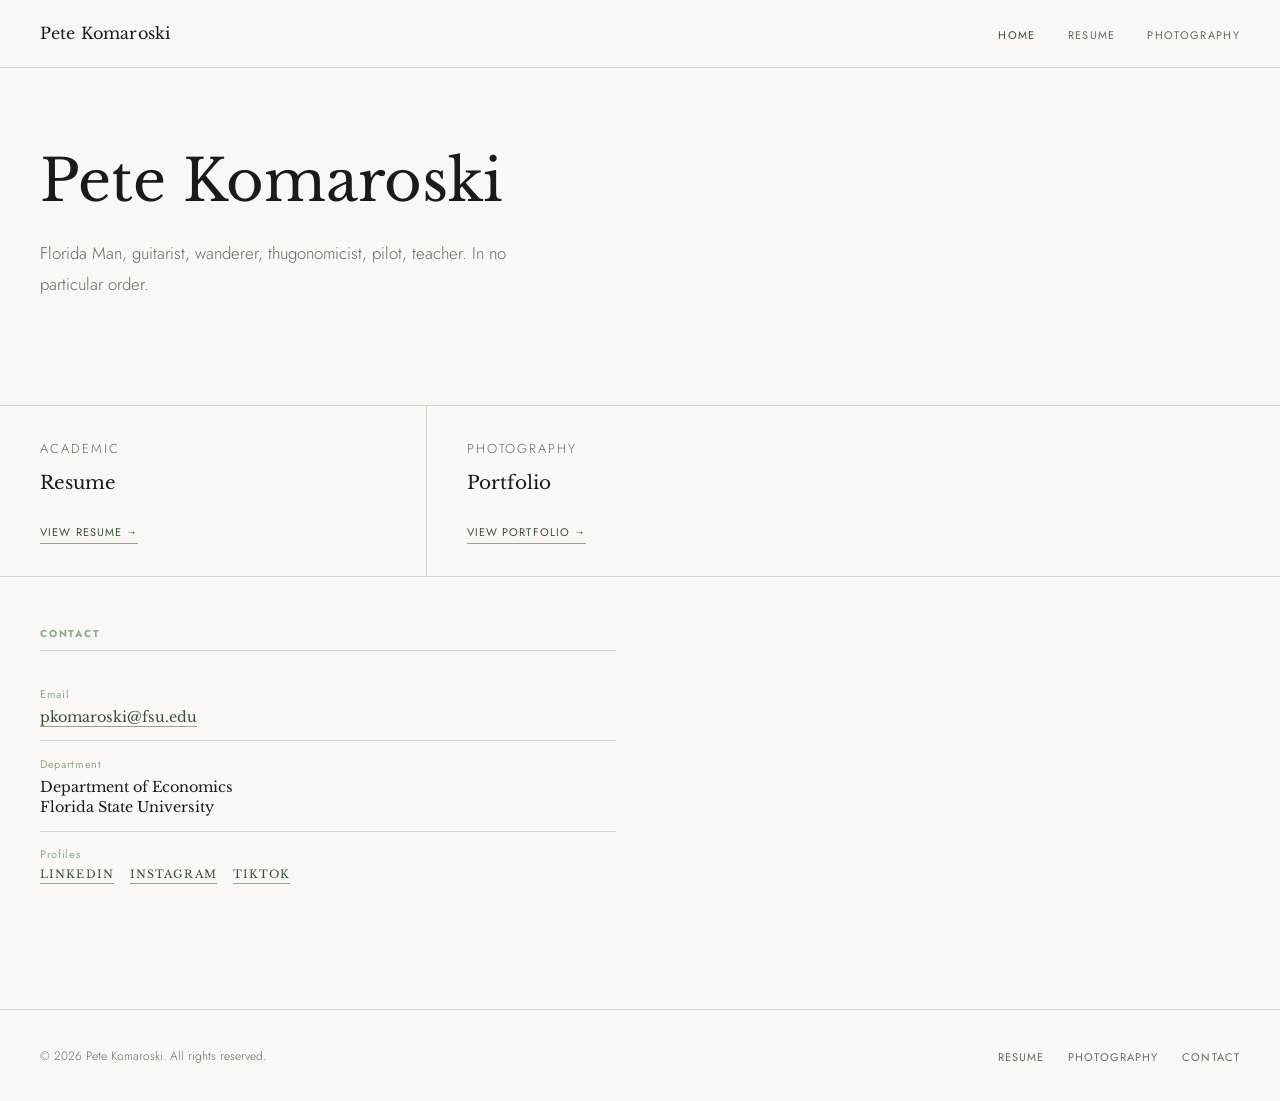
<file: index.html>
<!DOCTYPE html>
<html lang="en">
<head>
  <meta charset="UTF-8" />
  <meta name="viewport" content="width=device-width, initial-scale=1.0" />
  <title>Pete Komaroski</title>
  <meta name="description" content="Florida Man" />
  <link rel="stylesheet" href="style.css" />
  <style>
    /* ── HOME-SPECIFIC STYLES ── */

    .home-hero {
      padding: 5rem 2.5rem 4rem;
      max-width: 760px;
    }

    .hero-name {
      font-family: var(--serif);
      font-size: clamp(2.4rem, 5vw, 3.6rem);
      font-weight: 400;
      line-height: 1.15;
      color: var(--ink);
      margin-bottom: 1.5rem;
    }

    .hero-name em {
      font-style: italic;
      color: var(--accent);
    }

    .hero-bio {
      font-size: 1.05rem;
      color: var(--muted);
      max-width: 520px;
      line-height: 1.85;
      margin-bottom: 2.5rem;
      font-weight: 300;
    }

    .hero-tags {
      display: flex;
      gap: 0.75rem;
      flex-wrap: wrap;
    }

    /* ── SECTION CARDS ── */
    .home-grid {
      display: grid;
      grid-template-columns: repeat(3, 1fr);
      border-top: 0.5px solid var(--rule);
    }

    .home-card {
      padding: 2rem 2.5rem;
      border-right: 0.5px solid var(--rule);
      transition: background 0.2s;
    }

    .home-card:last-child { border-right: none; }
    .home-card:hover { background: rgba(59, 77, 58, 0.04); }

    .home-card-label {
      font-size: 10px;
      letter-spacing: 0.15em;
      text-transform: uppercase;
      color: var(--accent-light);
      margin-bottom: 0.75rem;
    }

    .home-card h3 {
      font-family: var(--serif);
      font-size: 1.15rem;
      font-weight: 400;
      margin-bottom: 0.5rem;
      line-height: 1.3;
    }

    .home-card p {
      font-size: 13px;
      color: var(--muted);
      line-height: 1.65;
      font-weight: 300;
    }

    .home-card-arrow {
      display: inline-block;
      margin-top: 1.25rem;
      font-size: 11px;
      letter-spacing: 0.1em;
      text-transform: uppercase;
      color: var(--accent);
      border-bottom: 0.5px solid var(--accent-light);
      padding-bottom: 1px;
    }

    /* ── RECENT / FEATURED ROW ── */
    .home-recent {
      padding: 3rem 2.5rem;
      border-top: 0.5px solid var(--rule);
      display: grid;
      grid-template-columns: 1fr 1fr;
      gap: 3rem;
    }

    .recent-col h4 {
      font-size: 10px;
      letter-spacing: 0.18em;
      text-transform: uppercase;
      color: var(--accent-light);
      margin-bottom: 1.25rem;
      padding-bottom: 0.5rem;
      border-bottom: 0.5px solid var(--rule);
    }

    .recent-item {
      padding: 0.85rem 0;
      border-bottom: 0.5px solid var(--rule);
    }

    .recent-item:last-child { border-bottom: none; }

    .recent-item-meta {
      font-size: 11px;
      color: var(--accent-light);
      letter-spacing: 0.06em;
      margin-bottom: 0.2rem;
    }

    .recent-item-title {
      font-family: var(--serif);
      font-size: 0.9rem;
      font-weight: 400;
      line-height: 1.4;
    }

    @media (max-width: 700px) {
      .home-hero { padding: 3rem 1.25rem 2.5rem; }
      .home-grid { grid-template-columns: 1fr; }
      .home-card { border-right: none; border-bottom: 0.5px solid var(--rule); }
      .home-recent { grid-template-columns: 1fr; padding: 2rem 1.25rem; }
    }
  </style>
</head>
<body>

  <!-- ══ NAVIGATION ══════════════════════════════════════════ -->
  <nav>
    <a href="index.html" class="nav-name">Pete Komaroski</a>
    <ul class="nav-links">
      <li><a href="index.html">Home</a></li>
      <li><a href="research.html">Resume</a></li>
      <li><a href="photography.html">Photography</a></li>
      <!-- Add new sections here as the site grows -->
    </ul>
  </nav>

  <!-- ══ HERO ════════════════════════════════════════════════ -->
  <section class="home-hero">
    <!-- <p class="eyebrow">
      Economist · Researcher · Photographer
    </p> -->
    <h1 class="hero-name">
      Pete Komaroski
    </h1>
    <p class="hero-bio">
      Florida Man, guitarist, wanderer, thugonomicist, pilot, teacher. In no particular order.
    </p>
    <!-- <div class="hero-tags">
      <span class="tag">Labor Economics</span>
      <span class="tag">Urban Policy</span>
      <span class="tag">Documentary Photography</span>
    </div> -->
  </section>

  <!-- ══ SECTION CARDS ═══════════════════════════════════════ -->
  <div class="home-grid">
    <a href="research.html" class="home-card">
      <p class="home-card-label">Academic</p>
      <h3>Resume</h3>
      <!-- <p>Education, appointments, awards, and academic service.</p> -->
      <span class="home-card-arrow">View Resume →</span>
    </a>
    <!-- <a href="research.html" class="home-card">
      <p class="home-card-label">Research</p>
      <h3>Publications &amp; Working Papers</h3>
      <p>Peer-reviewed articles, working papers, and policy briefs.</p>
      <span class="home-card-arrow">View Research →</span>
    </a> -->
    <a href="photography.html" class="home-card">
      <p class="home-card-label">Photography</p>
      <h3>Portfolio</h3>
      <!-- <p>Landscape, architecture, and documentary work.</p> -->
      <span class="home-card-arrow">View Portfolio →</span>
    </a>
  </div>

  <!-- ══ RECENT WORK ══════════════════════════════════════════ -->
  <div class="home-recent">
<!-- 
    <div class="recent-col">
      <h4>Recent Publications</h4>
      <div class="recent-item">
        <p class="recent-item-meta">Journal of [Field] · 2024</p>
        <p class="recent-item-title">Title of Your Most Recent Publication</p>
      </div>
      <div class="recent-item">
        <p class="recent-item-meta">Working Paper · 2024</p>
        <p class="recent-item-title">Title of Your Current Working Paper</p>
      </div>
      <div class="recent-item">
        <p class="recent-item-meta">Journal of [Field] · 2023</p>
        <p class="recent-item-title">Title of an Earlier Publication</p>
      </div>
    </div> -->

    <div class="recent-col">
      <h4>Contact</h4>
      <div class="recent-item">
        <p class="recent-item-meta">Email</p>
        <p class="recent-item-title">
          <a href="mailto:pkomaroski@fsu.edu" style="color: var(--accent); border-bottom: 0.5px solid var(--accent-light);">pkomaroski@fsu.edu</a>
        </p>
      </div>
      <div class="recent-item">
        <p class="recent-item-meta">Department</p>
        <p class="recent-item-title">Department of Economics<br>Florida State University</p>
      </div>
      <div class="recent-item">
        <p class="recent-item-meta">Profiles</p>
        <p class="recent-item-title" style="display: flex; gap: 1rem; flex-wrap: wrap;">
          <a href="https://www.linkedin.com/in/petekomaroski/" style="color: var(--accent); font-size: 11px; letter-spacing: 0.1em; text-transform: uppercase; border-bottom: 0.5px solid var(--accent-light);">LinkedIn</a>
          <a href="https://www.instagram.com/petekomaroski/" style="color: var(--accent); font-size: 11px; letter-spacing: 0.1em; text-transform: uppercase; border-bottom: 0.5px solid var(--accent-light);">Instagram</a>
          <a href="https://www.tiktok.com/@petekomaroski" style="color: var(--accent); font-size: 11px; letter-spacing: 0.1em; text-transform: uppercase; border-bottom: 0.5px solid var(--accent-light);">TikTok</a>
        </p>
        </p>
      </div>
    </div>

  </div>

  <!-- ══ FOOTER ═══════════════════════════════════════════════ -->
  <footer>
    <p>&copy; 2026 Pete Komaroski. All rights reserved.</p>
    <ul class="footer-links">
      <li><a href="research.html">Resume</a></li>
      <li><a href="photography.html">Photography</a></li>
      <li><a href="mailto:petekomaroski@gmail.com">Contact</a></li>
    </ul>
  </footer>

  <script src="nav.js"></script>
</body>
</html>
</file>
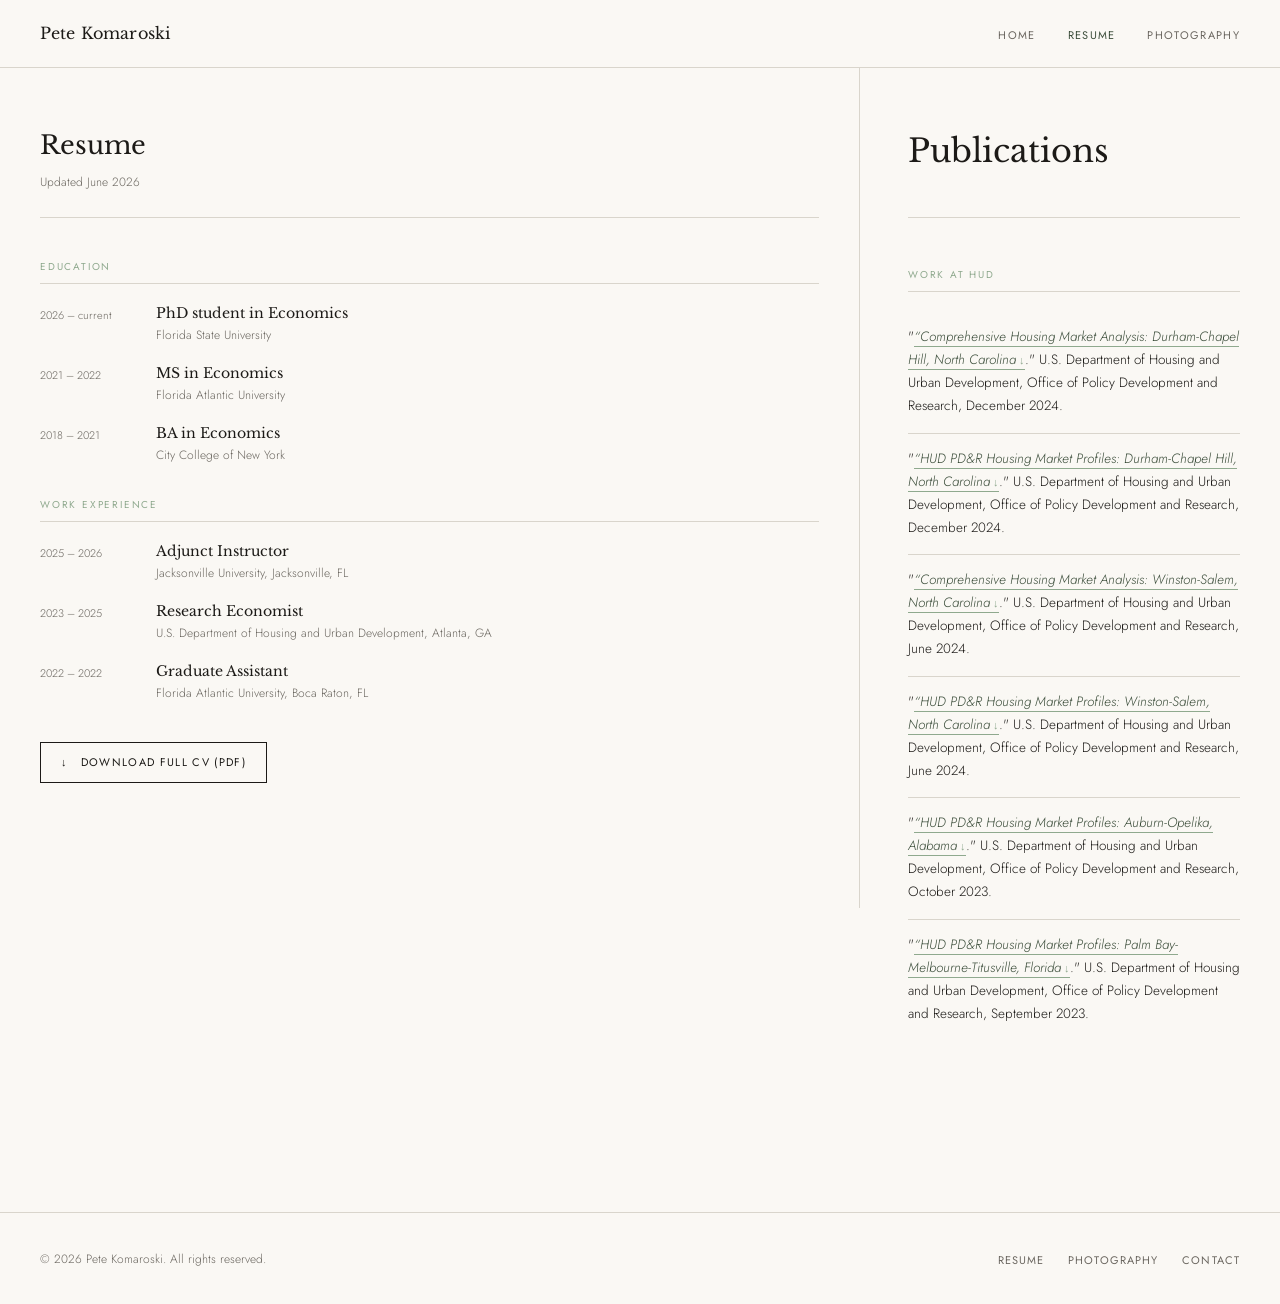
<file: research.html>
<!DOCTYPE html>
<html lang="en">
<head>
  <meta charset="UTF-8" />
  <meta name="viewport" content="width=device-width, initial-scale=1.0" />
  <title>Resume — Pete Komaroski</title>
  <meta name="description" content="Florida Man but professional" />
  <link rel="stylesheet" href="style.css" />
  <style>

    /* ── TWO-COLUMN LAYOUT ── */
    /*
     * Left col  → CV (narrower, sticky sidebar)
     * Right col → Publications & Research (wider)
     * On mobile they stack, CV first
     */
    .two-col-wrapper {
      display: grid;
      grid-template-columns: 1fr 420px;
      gap: 0;
      min-height: calc(100vh - 60px);
    }

    .col-publications {
      padding: 3.5rem 2.5rem 4rem 3rem;
    }

    .col-cv {
      padding: 3.5rem 2.5rem 4rem 2.5rem;
      border-right: 0.5px solid var(--rule);
      /* Sticky so the CV panel travels with the reader */
      position: sticky;
      top: 60px; /* height of nav */
      height: calc(100vh - 60px);
      overflow-y: auto;
      /* Hide scrollbar but keep scrollability */
      scrollbar-width: none;
    }
    .col-cv::-webkit-scrollbar { display: none; }

    /* ── PUBLICATIONS COLUMN ── */

    .research-intro {
      font-size: 0.95rem;
      color: var(--muted);
      font-weight: 300;
      line-height: 1.85;
      margin-bottom: 2.75rem;
    }

    .pub-section { margin-bottom: 2.75rem; }

    /*
     * Each entry is a single Chicago-style citation block.
     * The paper title is a download link when a PDF is available.
     * Format: Author(s). "Title." Journal Volume, No. Issue (Year): pages.
     */
    .pub-item {
      padding: 0.9rem 0;
      border-bottom: 0.5px solid var(--rule);
      font-size: 13.5px;
      line-height: 1.7;
      color: var(--ink);
      font-weight: 300;
    }
    .pub-item:first-child { padding-top: 0; }
    .pub-item:last-child  { border-bottom: none; }

    /* The clickable title portion of the citation */
    .pub-item a.cite-title {
      font-style: italic;
      color: var(--accent);
      text-decoration: none;
      border-bottom: 0.5px solid var(--accent-light);
      transition: color 0.2s, border-color 0.2s;
    }
    .pub-item a.cite-title:hover {
      color: var(--ink);
      border-color: var(--ink);
    }
    /* ↓ arrow appended automatically when download attribute is present */
    .pub-item a.cite-title[download]::after {
      content: ' ↓';
      font-style: normal;
      font-size: 11px;
      color: var(--accent-light);
    }

    /* Non-linked title (no PDF yet) */
    .pub-item span.cite-title {
      font-style: italic;
    }

    .pub-status {
      display: inline-block;
      font-size: 10px;
      letter-spacing: 0.1em;
      text-transform: uppercase;
      border: 0.5px solid var(--accent-light);
      color: var(--accent);
      padding: 2px 9px;
      margin-left: 0.4rem;
      vertical-align: middle;
      position: relative;
      top: -1px;
      font-style: normal;
    }

    /* ── CV COLUMN ── */

    .cv-col-header {
      margin-bottom: 2.5rem;
      padding-bottom: 1.5rem;
      border-bottom: 0.5px solid var(--rule);
    }

    .cv-col-header h1 {
      font-family: var(--serif);
      font-size: 1.6rem;
      font-weight: 400;
      margin-bottom: 0.3rem;
    }

    .cv-col-header p {
      font-size: 12px;
      color: var(--muted);
      font-weight: 300;
    }

    .cv-section { margin-bottom: 2rem; }

    .cv-item {
      display: grid;
      grid-template-columns: 100px 1fr;
      gap: 0 1rem;
      margin-bottom: 1.25rem;
    }

    .cv-year {
      font-size: 11px;
      color: var(--muted);
      padding-top: 3px;
      font-weight: 300;
      line-height: 1.5;
    }

    .cv-item-title {
      font-family: var(--serif);
      font-size: 0.88rem;
      font-weight: 400;
      margin-bottom: 0.15rem;
      line-height: 1.4;
    }

    .cv-item-sub {
      font-size: 12px;
      color: var(--muted);
      font-weight: 300;
      line-height: 1.5;
    }

    /* ── RESPONSIVE ── */
    @media (max-width: 900px) {
      .two-col-wrapper {
        grid-template-columns: 1fr;
      }
      .col-cv {
        position: static;
        height: auto;
        overflow: visible;
        border-right: none;
        border-bottom: 0.5px solid var(--rule);
        padding: 2.5rem 1.25rem 3rem;
      }
      .col-publications {
        padding: 2.5rem 1.25rem 2rem;
      }
    }

  </style>
</head>
<body>

  <!-- ══ NAVIGATION ══════════════════════════════════════════ -->
  <nav>
    <a href="index.html" class="nav-name">Pete Komaroski</a>
    <ul class="nav-links">
      <li><a href="index.html">Home</a></li>
      <li><a href="research.html">Resume</a></li>
      <li><a href="photography.html">Photography</a></li>
    </ul>
  </nav>

  <!-- ══ TWO-COLUMN LAYOUT ═══════════════════════════════════ -->
  <div class="two-col-wrapper">

    <!-- ════════════════════════════════════════
         LEFT COLUMN — CURRICULUM VITAE
    ═════════════════════════════════════════ -->
    <div class="col-cv">

      <div class="cv-col-header">
        <h1>Resume</h1>
        <p>Updated June 2026</p>
      </div>

      <!-- EDUCATION ──────────────────── -->
      <div class="cv-section">
        <p class="section-label">Education</p>

        <div class="cv-item">
          <span class="cv-year">2026 – current</span>
          <div>
            <p class="cv-item-title">PhD student in Economics</p>
            <p class="cv-item-sub">Florida State University
          </div>
        </div>
        <div class="cv-item">
          <span class="cv-year">2021 – 2022</span>
          <div>
            <p class="cv-item-title">MS in Economics</p>
            <p class="cv-item-sub">Florida Atlantic University</p>
          </div>
        </div>
        <div class="cv-item">
          <span class="cv-year">2018 – 2021</span>
          <div>
            <p class="cv-item-title">BA in Economics</p>
            <p class="cv-item-sub">City College of New York</p>
          </div>
        </div>
      </div>

      <!-- POSITIONS ──────────────────── -->
      <div class="cv-section">
        <p class="section-label">Work Experience</p>

        <div class="cv-item">
          <span class="cv-year">2025 – 2026</span>
          <div>
            <p class="cv-item-title">Adjunct Instructor</p>
            <p class="cv-item-sub">Jacksonville University, Jacksonville, FL</p>
          </div>
        </div>
        <div class="cv-item">
          <span class="cv-year">2023 – 2025</span>
          <div>
            <p class="cv-item-title">Research Economist</p>
            <p class="cv-item-sub">U.S. Department of Housing and Urban Development, Atlanta, GA</p>
          </div>
        </div>
        <div class="cv-item">
          <span class="cv-year">2022 – 2022</span>
          <div>
            <p class="cv-item-title">Graduate Assistant</p>
            <p class="cv-item-sub">Florida Atlantic University, Boca Raton, FL</p>
          </div>
        </div>
      </div>

      <!-- HONORS & AWARDS ────────────── -->
      <!-- <div class="cv-section">
        <p class="section-label">Honors &amp; Awards</p>

        <div class="cv-item">
          <span class="cv-year">2024</span>
          <div>
            <p class="cv-item-title">Dissertation Fellowship</p>
            <p class="cv-item-sub">Granting Organization</p>
          </div>
        </div>
        <div class="cv-item">
          <span class="cv-year">2023</span>
          <div>
            <p class="cv-item-title">Best Paper Prize</p>
            <p class="cv-item-sub">Conference Name</p>
          </div>
        </div>
        <div class="cv-item">
          <span class="cv-year">2019</span>
          <div>
            <p class="cv-item-title">Undergraduate Award</p>
            <p class="cv-item-sub">Undergraduate Institution</p>
          </div>
        </div>
      </div> -->

      <!-- TEACHING ───────────────────── -->
      <!-- <div class="cv-section">
        <p class="section-label">Teaching</p>

        <div class="cv-item">
          <span class="cv-year">Sp. 2025</span>
          <div>
            <p class="cv-item-title">TA — Intermediate Microeconomics</p>
            <p class="cv-item-sub">Your University · Prof. Name</p>
          </div>
        </div>
        <div class="cv-item">
          <span class="cv-year">Fa. 2024</span>
          <div>
            <p class="cv-item-title">TA — Introduction to Econometrics</p>
            <p class="cv-item-sub">Your University · Prof. Name</p>
          </div>
        </div>
      </div> -->

      <!-- PRESENTATIONS ──────────────── -->
      <!-- <div class="cv-section">
        <p class="section-label">Presentations</p>
        
        <div class="cv-item">
          <span class="cv-year">2025</span>
          <div>
            <p class="cv-item-title">Conference Name</p>
            <p class="cv-item-sub">City, Month 2025</p>
          </div>
        </div>
        <div class="cv-item">
          <span class="cv-year">2024</span>
          <div>
            <p class="cv-item-title">Conference Name</p>
            <p class="cv-item-sub">City, Month 2024</p>
          </div>
        </div>
      </div> -->

      <!-- SKILLS & SOFTWARE ──────────── -->
      <!-- <div class="cv-section">
        <p class="section-label">Software</p>
        
        <div class="cv-item">
          <span class="cv-year">Stats</span>
          <div><p class="cv-item-sub">Stata, R, Python, MATLAB</p></div>
        </div>
        <div class="cv-item">
          <span class="cv-year">Other</span>
          <div><p class="cv-item-sub">LaTeX, Git</p></div>
        </div>
      </div> -->

      <!-- DOWNLOAD FULL CV ────────────── -->
      <!--
        !! UPDATE: Add cv.pdf to your project root, then this button is ready !!
        To create cv.pdf: export from Word/LaTeX and drop it alongside index.html
      -->
      <a href="cv.pdf" class="btn" download style="margin-top: 0.5rem; font-size: 11px;">
        ↓ &nbsp; Download Full CV (PDF)
      </a>

    </div>
    <!-- end .col-cv -->


    <!-- ════════════════════════════════════════
         RIGHT COLUMN — PUBLICATIONS & RESEARCH
    ═════════════════════════════════════════ -->
    <div class="col-publications">

      <div class="page-header">
        <h1>Publications</h1>
        <!-- <p>Publications, working papers, and policy work</p> -->
      </div>
      
      <!-- <p class="research-intro">
        My research sits at the intersection of [field A] and [field B], with a focus on
        [your main question or theme]. I use [your methods] to study [what you study].
        My work has appeared in [journals] and has been cited in [policy contexts, if any].
      </p> -->

      <!-- PEER-REVIEWED PUBLICATIONS ──────────────────────── -->
      <!-- <div class="pub-section">
        <p class="section-label">Peer-Reviewed Publications</p> -->

        <!--
          HOW TO ADD A DOWNLOADABLE PDF:
          ────────────────────────────────────────────────────
          1. Put the PDF in your /papers/ folder, e.g. papers/smith-jones-2024.pdf
          2. Wrap the title in an <a> tag with the download attribute:

             <a href="papers/smith-jones-2024.pdf" class="cite-title" download>
               Title of the Paper
             </a>

          3. If no PDF is ready yet, use a plain <span> instead:
             <span class="cite-title">Title of the Paper</span>
          ────────────────────────────────────────────────────
        -->

        <!-- !! UPDATE: Replace with your real publications in Chicago format !! -->
        <!-- Chicago author-date format:
             Last, First, and First Last. "Title." Journal Volume, no. Issue (Year): pages. -->

        <!-- <p class="pub-item">
          Your Name, and Co-Author Last, Co-Author First. "<a href="papers/paper-2024.pdf" class="cite-title" download>Title of Your Published Paper: A Subtitle That Explains the Contribution</a>." <em>Journal of [Field]</em> 00, no. 0 (2024): 000–000.
        </p>

        <p class="pub-item">
          Your Name. "<a href="papers/paper-2023.pdf" class="cite-title" download>Second Published Paper: Economic Analysis of Something Important</a>." <em>Another Journal</em> 00, no. 0 (2023): 000–000.
        </p> -->

      <!-- </div> -->

      <!-- WORKING PAPERS ───────────────────────────────────── -->
      <div class="pub-section">
        <p class="section-label">Work at HUD</p>
        
        <p class="pub-item">
          "<a href="HUD papers/DurhamChapelHillNC-CHMA-24.pdf" class="cite-title" download>“Comprehensive Housing Market Analysis: Durham-Chapel Hill, North Carolina</a>." U.S. Department of Housing and Urban Development, Office of Policy Development and Research, December 2024.
        </p>

        <p class="pub-item">
          "<a href="HUD papers/DurhamChapelHillNC-HMP-December24.pdf" class="cite-title" download>“HUD PD&R Housing Market Profiles: Durham-Chapel Hill, North Carolina</a>." U.S. Department of Housing and Urban Development, Office of Policy Development and Research, December 2024.
        </p>

        <p class="pub-item">
          "<a href="HUD papers/WinstonSalemNC-CHMA-24.pdf" class="cite-title" download>“Comprehensive Housing Market Analysis: Winston-Salem, North Carolina</a>." U.S. Department of Housing and Urban Development, Office of Policy Development and Research, June 2024.
        </p>

        <p class="pub-item">
          "<a href="HUD papers/WinstonSalemNC-HMP-September2024.pdf" class="cite-title" download>“HUD PD&R Housing Market Profiles: Winston-Salem, North Carolina</a>." U.S. Department of Housing and Urban Development, Office of Policy Development and Research, June 2024.
        </p>

        <p class="pub-item">
          "<a href="HUD papers/AuburnOpelikaAL-HMP-October2023.pdf" class="cite-title" download>“HUD PD&R Housing Market Profiles: Auburn-Opelika, Alabama</a>." U.S. Department of Housing and Urban Development, Office of Policy Development and Research, October 2023.
        </p>

        <p class="pub-item">
          "<a href="HUD papers/PalmBayMelbourneTitusvilleFL-HMP-23.pdf" class="cite-title" download>“HUD PD&R Housing Market Profiles: Palm Bay-Melbourne-Titusville, Florida</a>." U.S. Department of Housing and Urban Development, Office of Policy Development and Research, September 2023.
        </p>
      </div>

    </div>
    <!-- end .col-publications -->

  </div>
  <!-- end .two-col-wrapper -->

  <!-- ══ FOOTER ═══════════════════════════════════════════════ -->
  <footer>
    <p>&copy; 2026 Pete Komaroski. All rights reserved.</p>
    <ul class="footer-links">
      <li><a href="research.html">Resume</a></li>
      <li><a href="photography.html">Photography</a></li>
      <li><a href="mailto:petekomaroski@gmail.com">Contact</a></li>
    </ul>
  </footer>

  <script src="nav.js"></script>
</body>
</html>
</file>
<file: style.css>
/* ============================================================
   PERSONAL WEBSITE — SHARED STYLES
   Fonts: Libre Baskerville (serif) + Jost (sans)
   To update colors: edit the :root variables below
   ============================================================ */

@import url('https://fonts.googleapis.com/css2?family=Libre+Baskerville:ital,wght@0,400;0,700;1,400&family=Jost:wght@300;400;500&display=swap');

/* ── DESIGN TOKENS ── */
:root {
  --cream:        #FAF8F4;
  --ink:          #1C1A17;
  --muted:        #6B6760;
  --accent:       #3B4D3A;
  --accent-light: #8FA98E;
  --rule:         #D9D5CC;
  --serif:        'Libre Baskerville', Georgia, serif;
  --sans:         'Jost', sans-serif;
}

/* ── RESET & BASE ── */
*, *::before, *::after { box-sizing: border-box; margin: 0; padding: 0; }

html { scroll-behavior: smooth; }

body {
  font-family: var(--sans);
  background: var(--cream);
  color: var(--ink);
  font-size: 16px;
  line-height: 1.7;
  font-weight: 400;
  min-height: 100vh;
}

img { display: block; max-width: 100%; height: auto; }
a { color: inherit; text-decoration: none; }
button { font-family: var(--sans); cursor: pointer; }

/* ── NAVIGATION ── */
nav {
  display: flex;
  align-items: center;
  justify-content: space-between;
  padding: 1.25rem 2.5rem;
  border-bottom: 0.5px solid var(--rule);
  background: var(--cream);
  position: sticky;
  top: 0;
  z-index: 100;
}

.nav-name {
  font-family: var(--serif);
  font-size: 1rem;
  letter-spacing: 0.01em;
  color: var(--ink);
}

.nav-links {
  display: flex;
  gap: 2rem;
  list-style: none;
}

.nav-links a {
  font-size: 11px;
  font-weight: 400;
  letter-spacing: 0.12em;
  text-transform: uppercase;
  color: var(--muted);
  transition: color 0.2s;
}

.nav-links a:hover,
.nav-links a.active {
  color: var(--accent);
}

/* ── FOOTER ── */
footer {
  border-top: 0.5px solid var(--rule);
  padding: 2rem 2.5rem;
  display: flex;
  align-items: center;
  justify-content: space-between;
  margin-top: 4rem;
}

footer p {
  font-size: 12px;
  color: var(--muted);
  font-weight: 300;
}

.footer-links {
  display: flex;
  gap: 1.5rem;
  list-style: none;
}

.footer-links a {
  font-size: 11px;
  letter-spacing: 0.1em;
  text-transform: uppercase;
  color: var(--muted);
  transition: color 0.2s;
}

.footer-links a:hover { color: var(--accent); }

/* ── SHARED PAGE LAYOUT ── */
.page-inner {
  max-width: 720px;
  margin: 0 auto;
  padding: 3.5rem 2.5rem;
}

.page-header {
  margin-bottom: 3rem;
  padding-bottom: 2rem;
  border-bottom: 0.5px solid var(--rule);
}

.page-header h1 {
  font-family: var(--serif);
  font-size: 2rem;
  font-weight: 400;
  margin-bottom: 0.4rem;
}

.page-header p {
  color: var(--muted);
  font-size: 13px;
  font-weight: 300;
}

/* ── SHARED SECTION LABELS ── */
.section-label {
  font-size: 10px;
  letter-spacing: 0.18em;
  text-transform: uppercase;
  color: var(--accent-light);
  margin-bottom: 1.25rem;
  padding-bottom: 0.5rem;
  border-bottom: 0.5px solid var(--rule);
}

/* ── SHARED BUTTON ── */
.btn {
  display: inline-flex;
  align-items: center;
  gap: 8px;
  font-family: var(--sans);
  font-size: 11px;
  font-weight: 400;
  letter-spacing: 0.12em;
  text-transform: uppercase;
  border: 0.5px solid var(--ink);
  padding: 10px 20px;
  color: var(--ink);
  background: transparent;
  transition: background 0.2s, color 0.2s;
}

.btn:hover {
  background: var(--ink);
  color: var(--cream);
}

.btn-ghost {
  border-color: var(--rule);
  color: var(--muted);
}

.btn-ghost:hover {
  background: var(--ink);
  color: var(--cream);
  border-color: var(--ink);
}

/* ── EYEBROW / TAG ── */
.eyebrow {
  font-size: 11px;
  letter-spacing: 0.15em;
  text-transform: uppercase;
  color: var(--accent-light);
  margin-bottom: 1.5rem;
  font-weight: 400;
}

.tag {
  display: inline-block;
  font-size: 11px;
  letter-spacing: 0.1em;
  text-transform: uppercase;
  border: 0.5px solid var(--rule);
  padding: 5px 14px;
  color: var(--muted);
}

/* ── RESPONSIVE ── */
@media (max-width: 700px) {
  nav {
    flex-direction: column;
    align-items: flex-start;
    gap: 1rem;
    padding: 1rem 1.25rem;
  }

  .nav-links { gap: 1.25rem; flex-wrap: wrap; }

  .page-inner { padding: 2rem 1.25rem; }

  footer {
    flex-direction: column;
    align-items: flex-start;
    gap: 1rem;
    padding: 1.5rem 1.25rem;
  }
}
</file>
